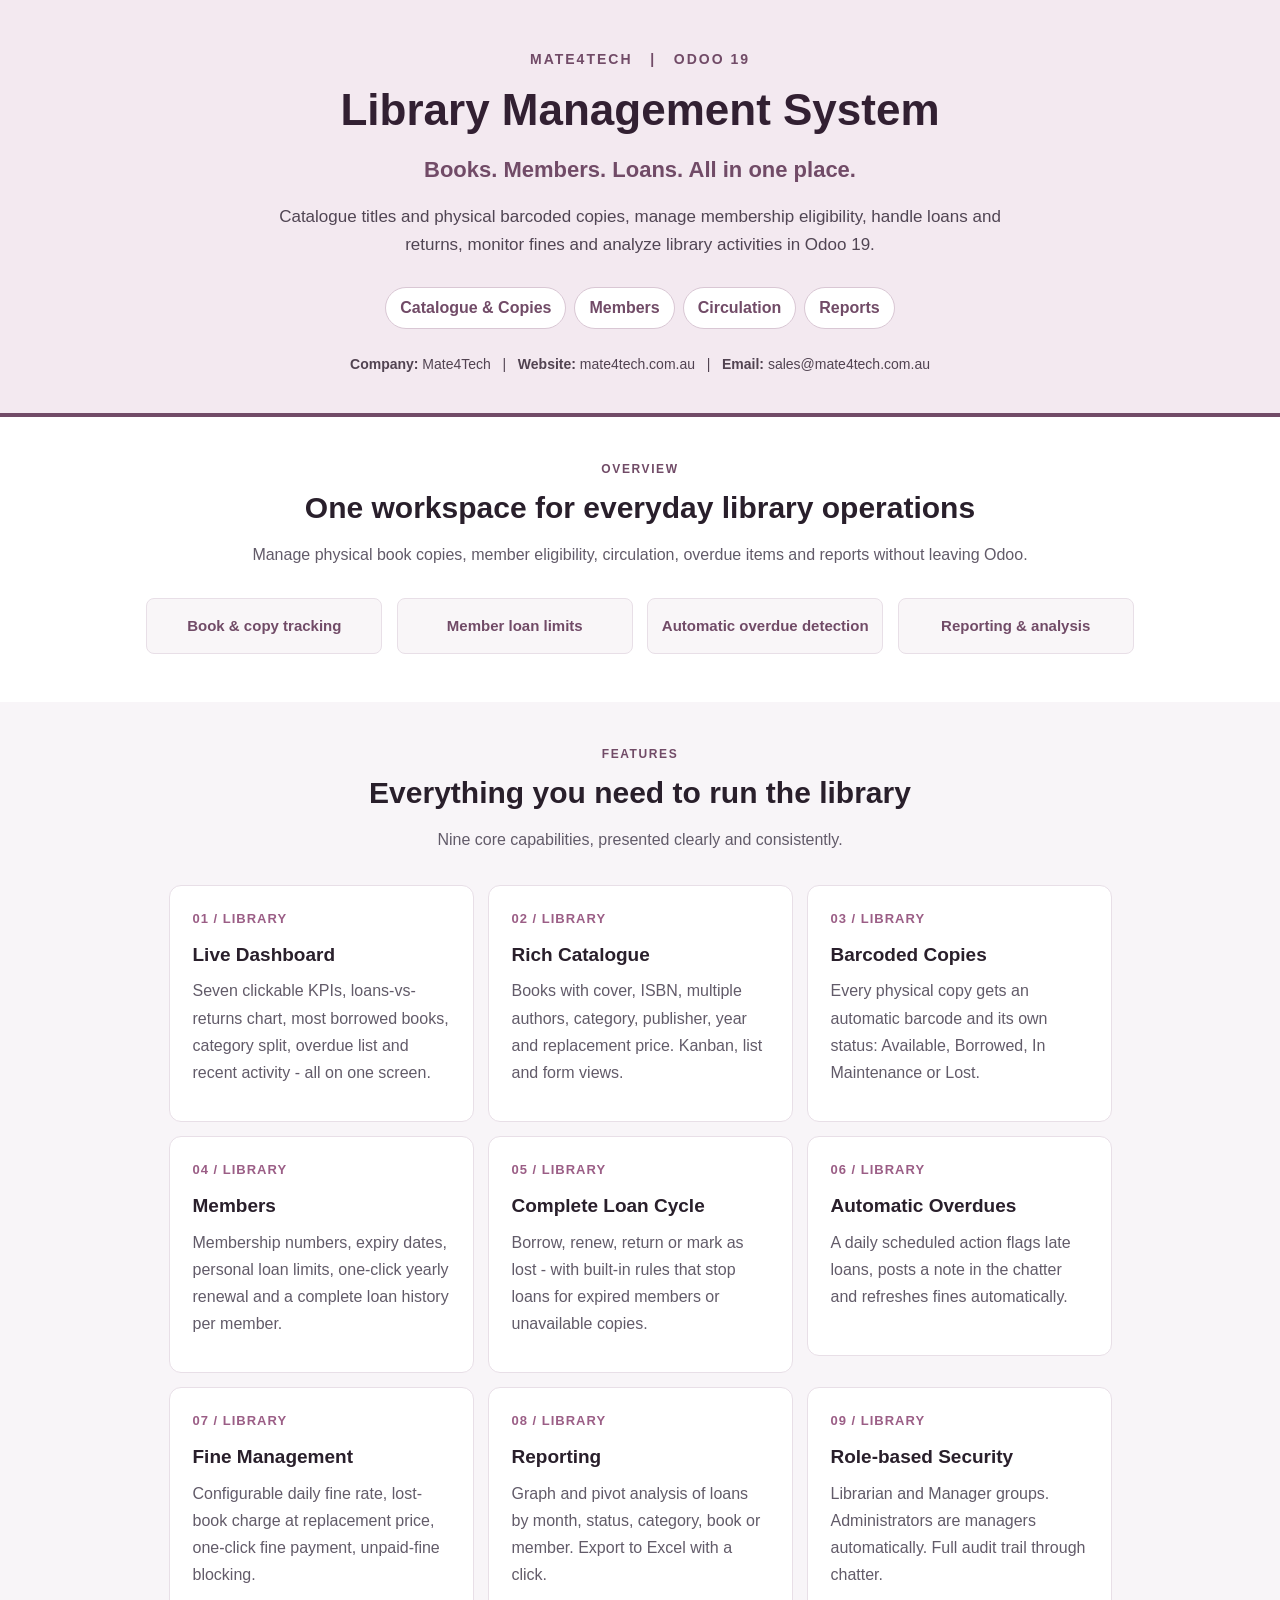
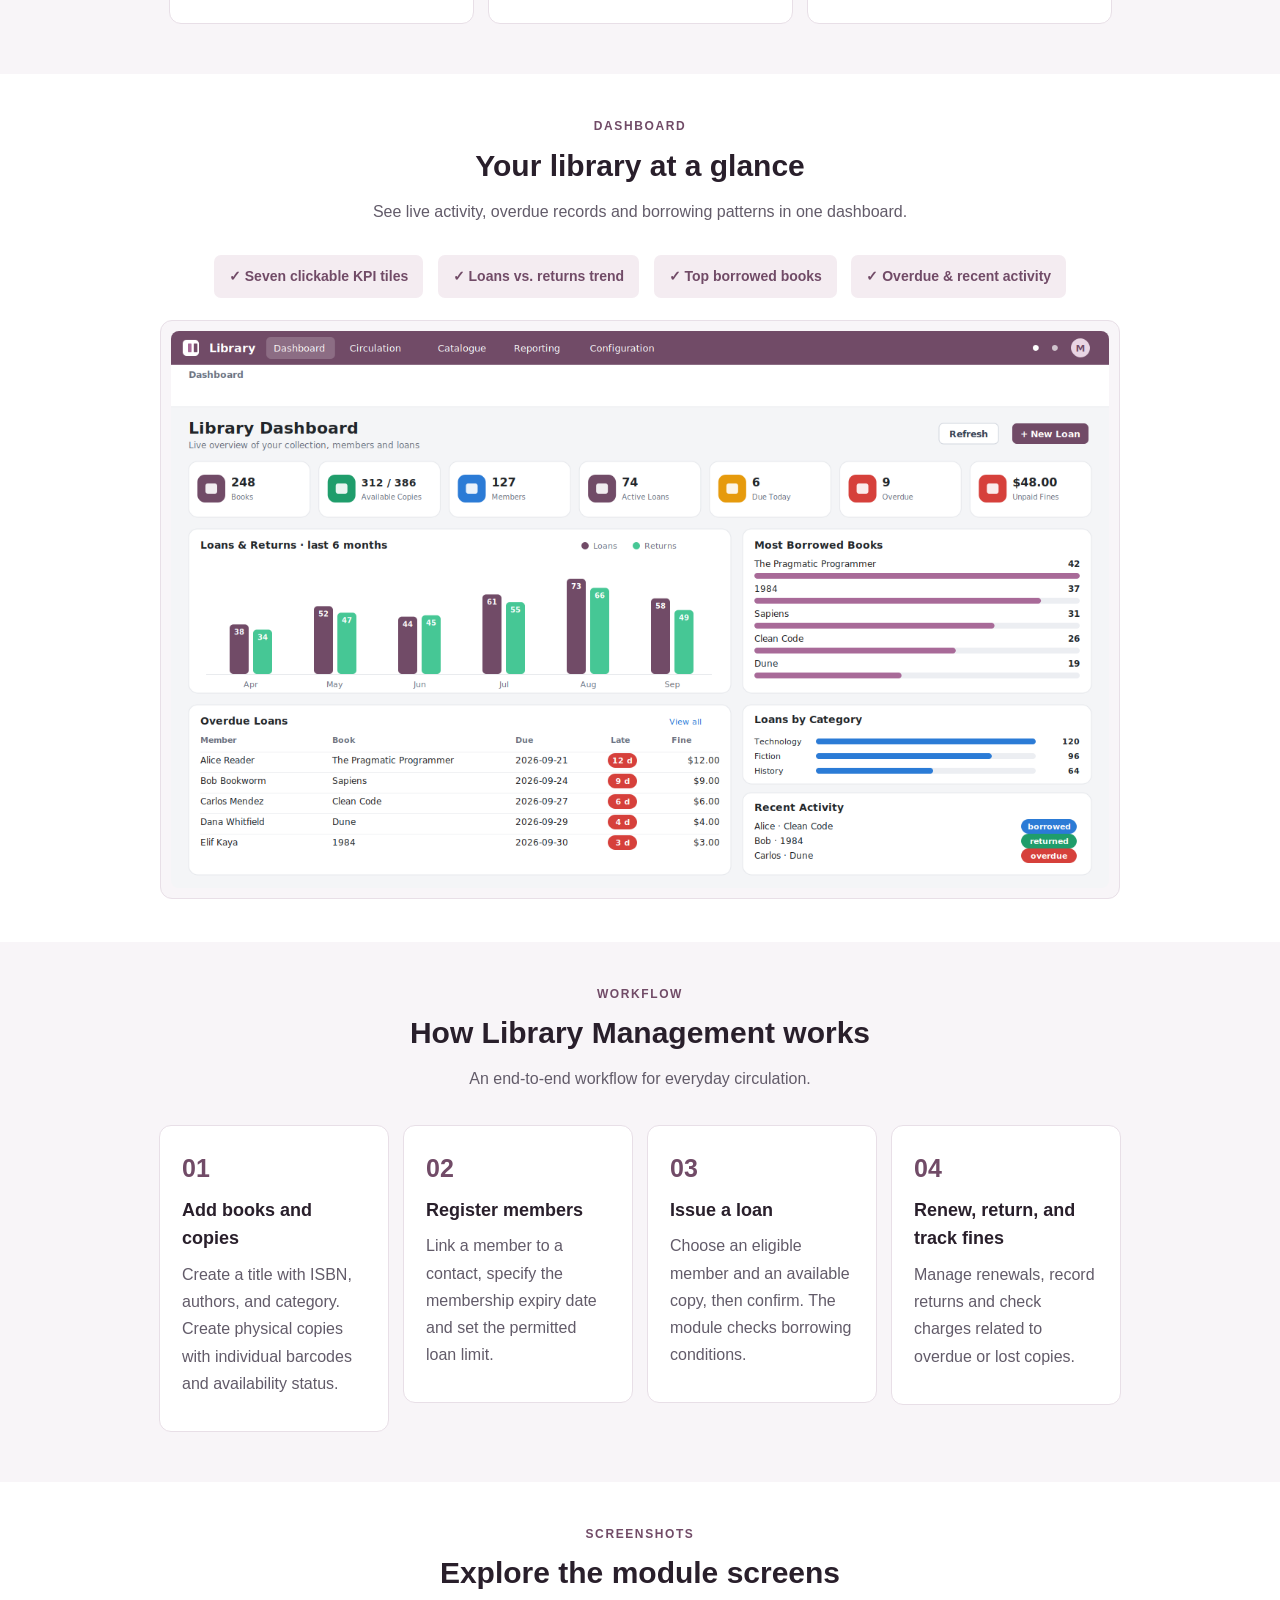
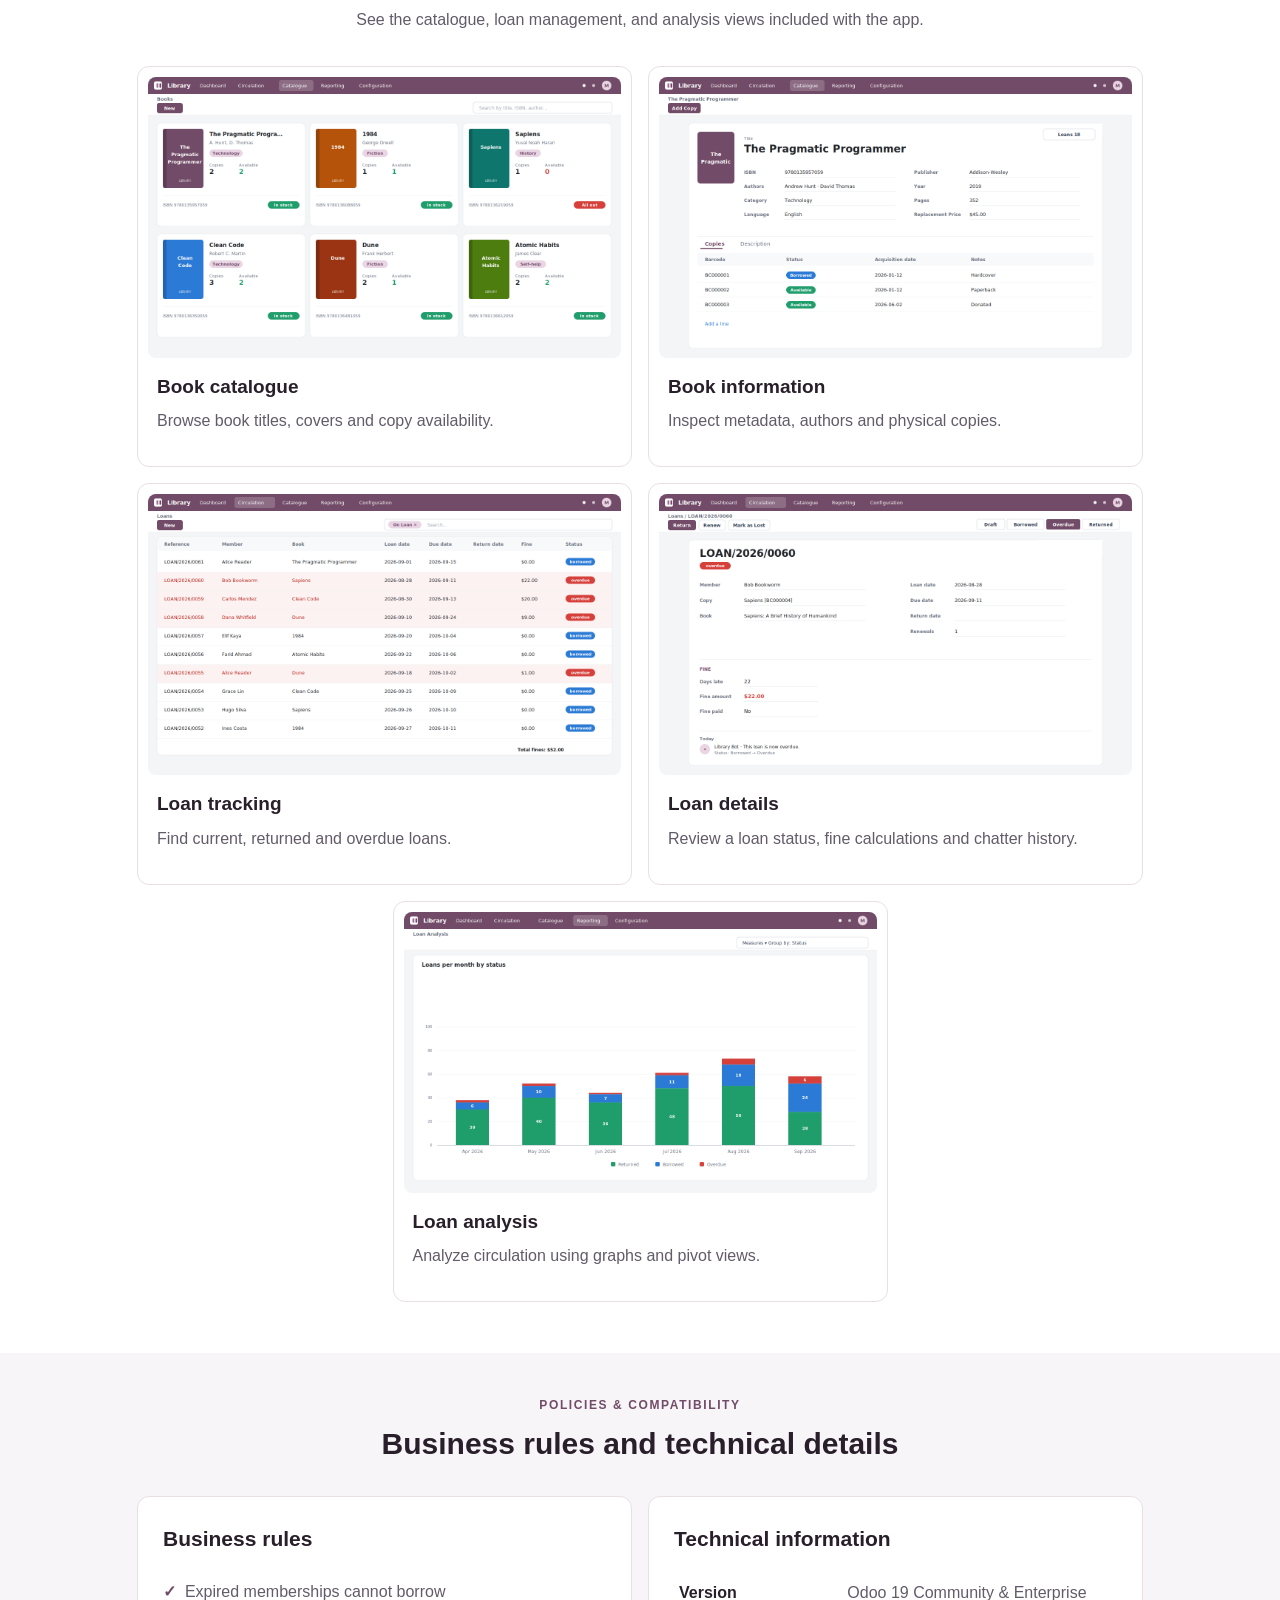
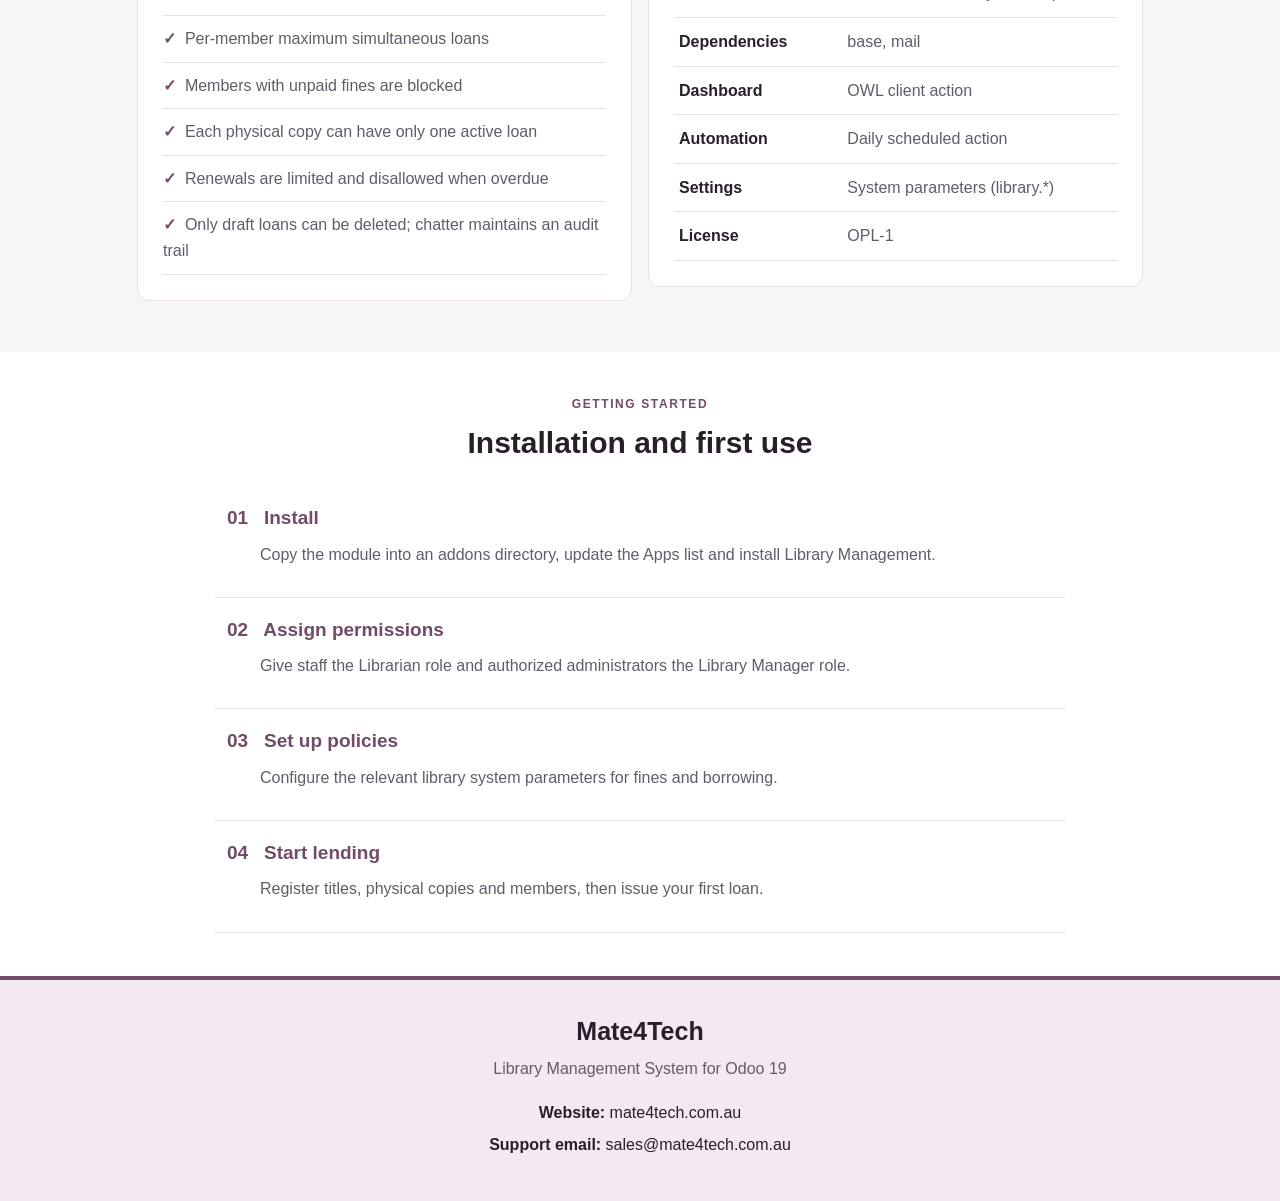
<file: library_managementmate4tech/static/description/index.html>
<!DOCTYPE html><html lang="en"><head><meta charset="utf-8"/><meta name="viewport" content="width=device-width, initial-scale=1"/><title>Library Management System | Mate4Tech | Odoo 19</title></head><body style="padding:0;margin:0;background-color:#ffffff;"><div style="font-family:Arial,Helvetica,sans-serif;color:#291f2b;font-size:16px;line-height:1.6;max-width:100%;overflow:hidden">
<div style="background-color:#f3e9f0;padding:48px 18px 38px;border-bottom:4px solid #714B67;"><div style="max-width:1000px;margin:0 auto;text-align:center"><div style="font-size:14px;letter-spacing:2px;font-weight:bold;color:#714B67;margin-bottom:14px">MATE4TECH &nbsp; | &nbsp; ODOO 19</div><h1 style="font-size:44px;line-height:1.17;font-weight:bold;margin:0 0 16px;color:#322032">Library Management System</h1><div style="font-size:22px;color:#714B67;font-weight:bold;margin-bottom:16px">Books. Members. Loans. All in one place.</div><p style="font-size:17px;line-height:1.65;max-width:730px;margin:0 auto 24px;color:#504553">Catalogue titles and physical barcoded copies, manage membership eligibility, handle loans and returns, monitor fines and analyze library activities in Odoo 19.</p><div style="margin-bottom:20px"><span style="display:inline-block;margin:4px;padding:7px 14px;background-color:#ffffff;border:1px solid #d9c7d4;border-radius:30px;color:#714B67;font-weight:bold">Catalogue &amp; Copies</span><span style="display:inline-block;margin:4px;padding:7px 14px;background-color:#ffffff;border:1px solid #d9c7d4;border-radius:30px;color:#714B67;font-weight:bold">Members</span><span style="display:inline-block;margin:4px;padding:7px 14px;background-color:#ffffff;border:1px solid #d9c7d4;border-radius:30px;color:#714B67;font-weight:bold">Circulation</span><span style="display:inline-block;margin:4px;padding:7px 14px;background-color:#ffffff;border:1px solid #d9c7d4;border-radius:30px;color:#714B67;font-weight:bold">Reports</span></div><p style="font-size:14px;color:#514351;margin:0"><strong>Company:</strong> Mate4Tech &nbsp; | &nbsp; <strong>Website:</strong> mate4tech.com.au &nbsp; | &nbsp; <strong>Email:</strong> sales@mate4tech.com.au</p></div></div>
<div style="padding:43px 18px;background-color:white;"><div style="max-width:1050px;margin:0 auto;">
<div style="text-align:center;margin:0 auto 25px;max-width:820px"><div style="color:#714B67;font-size:12px;letter-spacing:1.6px;font-weight:bold;text-transform:uppercase;margin-bottom:10px">Overview</div><h2 style="font-size:30px;line-height:1.25;font-weight:bold;color:#291f2b;margin:0 0 14px">One workspace for everyday library operations</h2><p style="font-size:16px;line-height:1.7;color:#625b69;margin:0 0 12px">Manage physical book copies, member eligibility, circulation, overdue items and reports without leaving Odoo.</p></div>
<div style="text-align:center">
<span style="display:inline-block;vertical-align:top;background-color:#f9f6f8;border:1px solid #e8dfe7;border-radius:8px;padding:15px 12px;margin:5px;width:210px;max-width:92%;font-size:15px;font-weight:bold;color:#714B67;text-align:center">Book &amp; copy tracking</span>
<span style="display:inline-block;vertical-align:top;background-color:#f9f6f8;border:1px solid #e8dfe7;border-radius:8px;padding:15px 12px;margin:5px;width:210px;max-width:92%;font-size:15px;font-weight:bold;color:#714B67;text-align:center">Member loan limits</span>
<span style="display:inline-block;vertical-align:top;background-color:#f9f6f8;border:1px solid #e8dfe7;border-radius:8px;padding:15px 12px;margin:5px;width:210px;max-width:92%;font-size:15px;font-weight:bold;color:#714B67;text-align:center">Automatic overdue detection</span>
<span style="display:inline-block;vertical-align:top;background-color:#f9f6f8;border:1px solid #e8dfe7;border-radius:8px;padding:15px 12px;margin:5px;width:210px;max-width:92%;font-size:15px;font-weight:bold;color:#714B67;text-align:center">Reporting &amp; analysis</span>
</div>
</div></div>
<div style="padding:43px 18px;background-color:#f8f5f8;"><div style="max-width:1050px;margin:0 auto;">
<div style="text-align:center;margin:0 auto 25px;max-width:820px"><div style="color:#714B67;font-size:12px;letter-spacing:1.6px;font-weight:bold;text-transform:uppercase;margin-bottom:10px">Features</div><h2 style="font-size:30px;line-height:1.25;font-weight:bold;color:#291f2b;margin:0 0 14px">Everything you need to run the library</h2><p style="font-size:16px;line-height:1.7;color:#625b69;margin:0 0 12px">Nine core capabilities, presented clearly and consistently.</p></div>
<div style="text-align:center;font-size:0">
<div style="display:inline-block;vertical-align:top;text-align:left;width:305px;max-width:96%;min-height:220px;box-sizing:border-box;background-color:#ffffff;border:1px solid #e8dfe7;border-radius:12px;margin:7px;padding:23px;font-size:16px"><div style="font-size:13px;letter-spacing:1px;color:#9b5e86;font-weight:bold;margin-bottom:12px">01 / LIBRARY</div><h3 style="font-size:19px;line-height:1.35;color:#291f2b;margin:0 0 10px;font-weight:bold">Live Dashboard</h3><p style="font-size:16px;line-height:1.7;color:#625b69;margin:0 0 12px">Seven clickable KPIs, loans-vs-returns chart, most borrowed books, category split, overdue list and recent activity - all on one screen.</p></div>
<div style="display:inline-block;vertical-align:top;text-align:left;width:305px;max-width:96%;min-height:220px;box-sizing:border-box;background-color:#ffffff;border:1px solid #e8dfe7;border-radius:12px;margin:7px;padding:23px;font-size:16px"><div style="font-size:13px;letter-spacing:1px;color:#9b5e86;font-weight:bold;margin-bottom:12px">02 / LIBRARY</div><h3 style="font-size:19px;line-height:1.35;color:#291f2b;margin:0 0 10px;font-weight:bold">Rich Catalogue</h3><p style="font-size:16px;line-height:1.7;color:#625b69;margin:0 0 12px">Books with cover, ISBN, multiple authors, category, publisher, year and replacement price. Kanban, list and form views.</p></div>
<div style="display:inline-block;vertical-align:top;text-align:left;width:305px;max-width:96%;min-height:220px;box-sizing:border-box;background-color:#ffffff;border:1px solid #e8dfe7;border-radius:12px;margin:7px;padding:23px;font-size:16px"><div style="font-size:13px;letter-spacing:1px;color:#9b5e86;font-weight:bold;margin-bottom:12px">03 / LIBRARY</div><h3 style="font-size:19px;line-height:1.35;color:#291f2b;margin:0 0 10px;font-weight:bold">Barcoded Copies</h3><p style="font-size:16px;line-height:1.7;color:#625b69;margin:0 0 12px">Every physical copy gets an automatic barcode and its own status: Available, Borrowed, In Maintenance or Lost.</p></div>
<div style="display:inline-block;vertical-align:top;text-align:left;width:305px;max-width:96%;min-height:220px;box-sizing:border-box;background-color:#ffffff;border:1px solid #e8dfe7;border-radius:12px;margin:7px;padding:23px;font-size:16px"><div style="font-size:13px;letter-spacing:1px;color:#9b5e86;font-weight:bold;margin-bottom:12px">04 / LIBRARY</div><h3 style="font-size:19px;line-height:1.35;color:#291f2b;margin:0 0 10px;font-weight:bold">Members</h3><p style="font-size:16px;line-height:1.7;color:#625b69;margin:0 0 12px">Membership numbers, expiry dates, personal loan limits, one-click yearly renewal and a complete loan history per member.</p></div>
<div style="display:inline-block;vertical-align:top;text-align:left;width:305px;max-width:96%;min-height:220px;box-sizing:border-box;background-color:#ffffff;border:1px solid #e8dfe7;border-radius:12px;margin:7px;padding:23px;font-size:16px"><div style="font-size:13px;letter-spacing:1px;color:#9b5e86;font-weight:bold;margin-bottom:12px">05 / LIBRARY</div><h3 style="font-size:19px;line-height:1.35;color:#291f2b;margin:0 0 10px;font-weight:bold">Complete Loan Cycle</h3><p style="font-size:16px;line-height:1.7;color:#625b69;margin:0 0 12px">Borrow, renew, return or mark as lost - with built-in rules that stop loans for expired members or unavailable copies.</p></div>
<div style="display:inline-block;vertical-align:top;text-align:left;width:305px;max-width:96%;min-height:220px;box-sizing:border-box;background-color:#ffffff;border:1px solid #e8dfe7;border-radius:12px;margin:7px;padding:23px;font-size:16px"><div style="font-size:13px;letter-spacing:1px;color:#9b5e86;font-weight:bold;margin-bottom:12px">06 / LIBRARY</div><h3 style="font-size:19px;line-height:1.35;color:#291f2b;margin:0 0 10px;font-weight:bold">Automatic Overdues</h3><p style="font-size:16px;line-height:1.7;color:#625b69;margin:0 0 12px">A daily scheduled action flags late loans, posts a note in the chatter and refreshes fines automatically.</p></div>
<div style="display:inline-block;vertical-align:top;text-align:left;width:305px;max-width:96%;min-height:220px;box-sizing:border-box;background-color:#ffffff;border:1px solid #e8dfe7;border-radius:12px;margin:7px;padding:23px;font-size:16px"><div style="font-size:13px;letter-spacing:1px;color:#9b5e86;font-weight:bold;margin-bottom:12px">07 / LIBRARY</div><h3 style="font-size:19px;line-height:1.35;color:#291f2b;margin:0 0 10px;font-weight:bold">Fine Management</h3><p style="font-size:16px;line-height:1.7;color:#625b69;margin:0 0 12px">Configurable daily fine rate, lost-book charge at replacement price, one-click fine payment, unpaid-fine blocking.</p></div>
<div style="display:inline-block;vertical-align:top;text-align:left;width:305px;max-width:96%;min-height:220px;box-sizing:border-box;background-color:#ffffff;border:1px solid #e8dfe7;border-radius:12px;margin:7px;padding:23px;font-size:16px"><div style="font-size:13px;letter-spacing:1px;color:#9b5e86;font-weight:bold;margin-bottom:12px">08 / LIBRARY</div><h3 style="font-size:19px;line-height:1.35;color:#291f2b;margin:0 0 10px;font-weight:bold">Reporting</h3><p style="font-size:16px;line-height:1.7;color:#625b69;margin:0 0 12px">Graph and pivot analysis of loans by month, status, category, book or member. Export to Excel with a click.</p></div>
<div style="display:inline-block;vertical-align:top;text-align:left;width:305px;max-width:96%;min-height:220px;box-sizing:border-box;background-color:#ffffff;border:1px solid #e8dfe7;border-radius:12px;margin:7px;padding:23px;font-size:16px"><div style="font-size:13px;letter-spacing:1px;color:#9b5e86;font-weight:bold;margin-bottom:12px">09 / LIBRARY</div><h3 style="font-size:19px;line-height:1.35;color:#291f2b;margin:0 0 10px;font-weight:bold">Role-based Security</h3><p style="font-size:16px;line-height:1.7;color:#625b69;margin:0 0 12px">Librarian and Manager groups. Administrators are managers automatically. Full audit trail through chatter.</p></div>
</div>
</div></div>
<div style="padding:43px 18px;background-color:white;"><div style="max-width:1050px;margin:0 auto;">
<div style="text-align:center;margin:0 auto 25px;max-width:820px"><div style="color:#714B67;font-size:12px;letter-spacing:1.6px;font-weight:bold;text-transform:uppercase;margin-bottom:10px">Dashboard</div><h2 style="font-size:30px;line-height:1.25;font-weight:bold;color:#291f2b;margin:0 0 14px">Your library at a glance</h2><p style="font-size:16px;line-height:1.7;color:#625b69;margin:0 0 12px">See live activity, overdue records and borrowing patterns in one dashboard.</p></div>
<div style="max-width:960px;margin:0 auto">
<div style="text-align:center;margin-bottom:17px">
<span style="display:inline-block;margin:5px;padding:10px 15px;background-color:#f4ecf1;border-radius:7px;color:#714B67;font-weight:bold;font-size:14px">&#10003; Seven clickable KPI tiles</span>
<span style="display:inline-block;margin:5px;padding:10px 15px;background-color:#f4ecf1;border-radius:7px;color:#714B67;font-weight:bold;font-size:14px">&#10003; Loans vs. returns trend</span>
<span style="display:inline-block;margin:5px;padding:10px 15px;background-color:#f4ecf1;border-radius:7px;color:#714B67;font-weight:bold;font-size:14px">&#10003; Top borrowed books</span>
<span style="display:inline-block;margin:5px;padding:10px 15px;background-color:#f4ecf1;border-radius:7px;color:#714B67;font-weight:bold;font-size:14px">&#10003; Overdue &amp; recent activity</span>
</div>
<div style="padding:10px;border:1px solid #e8dfe7;border-radius:12px;background-color:#f8f5f8;"><img src="screenshots/01_dashboard.png" alt="Odoo Library Management dashboard showing live KPIs" style="display:block;width:100%;height:auto;border:0;border-radius:8px"/></div></div>
</div></div>
<div style="padding:43px 18px;background-color:#f8f5f8;"><div style="max-width:1050px;margin:0 auto;">
<div style="text-align:center;margin:0 auto 25px;max-width:820px"><div style="color:#714B67;font-size:12px;letter-spacing:1.6px;font-weight:bold;text-transform:uppercase;margin-bottom:10px">Workflow</div><h2 style="font-size:30px;line-height:1.25;font-weight:bold;color:#291f2b;margin:0 0 14px">How Library Management works</h2><p style="font-size:16px;line-height:1.7;color:#625b69;margin:0 0 12px">An end-to-end workflow for everyday circulation.</p></div>
<div style="text-align:center;font-size:0">
<div style="display:inline-block;text-align:left;vertical-align:top;box-sizing:border-box;width:230px;max-width:95%;min-height:245px;padding:22px;margin:7px;border-radius:12px;border:1px solid #e8dfe7;background-color:#fff;font-size:16px"><div style="font-weight:bold;color:#714B67;font-size:25px;margin-bottom:8px">01</div><h3 style="margin:0 0 8px;color:#291f2b;font-size:18px">Add books and copies</h3><p style="font-size:16px;line-height:1.7;color:#625b69;margin:0 0 12px">Create a title with ISBN, authors, and category. Create physical copies with individual barcodes and availability status.</p></div>
<div style="display:inline-block;text-align:left;vertical-align:top;box-sizing:border-box;width:230px;max-width:95%;min-height:245px;padding:22px;margin:7px;border-radius:12px;border:1px solid #e8dfe7;background-color:#fff;font-size:16px"><div style="font-weight:bold;color:#714B67;font-size:25px;margin-bottom:8px">02</div><h3 style="margin:0 0 8px;color:#291f2b;font-size:18px">Register members</h3><p style="font-size:16px;line-height:1.7;color:#625b69;margin:0 0 12px">Link a member to a contact, specify the membership expiry date and set the permitted loan limit.</p></div>
<div style="display:inline-block;text-align:left;vertical-align:top;box-sizing:border-box;width:230px;max-width:95%;min-height:245px;padding:22px;margin:7px;border-radius:12px;border:1px solid #e8dfe7;background-color:#fff;font-size:16px"><div style="font-weight:bold;color:#714B67;font-size:25px;margin-bottom:8px">03</div><h3 style="margin:0 0 8px;color:#291f2b;font-size:18px">Issue a loan</h3><p style="font-size:16px;line-height:1.7;color:#625b69;margin:0 0 12px">Choose an eligible member and an available copy, then confirm. The module checks borrowing conditions.</p></div>
<div style="display:inline-block;text-align:left;vertical-align:top;box-sizing:border-box;width:230px;max-width:95%;min-height:245px;padding:22px;margin:7px;border-radius:12px;border:1px solid #e8dfe7;background-color:#fff;font-size:16px"><div style="font-weight:bold;color:#714B67;font-size:25px;margin-bottom:8px">04</div><h3 style="margin:0 0 8px;color:#291f2b;font-size:18px">Renew, return, and track fines</h3><p style="font-size:16px;line-height:1.7;color:#625b69;margin:0 0 12px">Manage renewals, record returns and check charges related to overdue or lost copies.</p></div>
</div>
</div></div>
<div style="padding:43px 18px;background-color:white;"><div style="max-width:1050px;margin:0 auto;">
<div style="text-align:center;margin:0 auto 25px;max-width:820px"><div style="color:#714B67;font-size:12px;letter-spacing:1.6px;font-weight:bold;text-transform:uppercase;margin-bottom:10px">Screenshots</div><h2 style="font-size:30px;line-height:1.25;font-weight:bold;color:#291f2b;margin:0 0 14px">Explore the module screens</h2><p style="font-size:16px;line-height:1.7;color:#625b69;margin:0 0 12px">See the catalogue, loan management, and analysis views included with the app.</p></div>
<div style="text-align:center;font-size:0">
<div style="display:inline-block;text-align:left;vertical-align:top;box-sizing:border-box;width:495px;max-width:96%;margin:8px;padding:10px;border:1px solid #e8dfe7;border-radius:12px;background-color:#ffffff;font-size:16px"><img src="screenshots/02_books_kanban.png" alt="Book catalogue screenshot" style="display:block;width:100%;height:auto;border:0;border-radius:8px"/><div style="padding:14px 9px 10px"><h3 style="font-size:19px;color:#291f2b;margin:0 0 5px">Book catalogue</h3><p style="font-size:16px;line-height:1.7;color:#625b69;margin:0 0 12px">Browse book titles, covers and copy availability.</p></div></div>
<div style="display:inline-block;text-align:left;vertical-align:top;box-sizing:border-box;width:495px;max-width:96%;margin:8px;padding:10px;border:1px solid #e8dfe7;border-radius:12px;background-color:#ffffff;font-size:16px"><img src="screenshots/03_book_form.png" alt="Book information screenshot" style="display:block;width:100%;height:auto;border:0;border-radius:8px"/><div style="padding:14px 9px 10px"><h3 style="font-size:19px;color:#291f2b;margin:0 0 5px">Book information</h3><p style="font-size:16px;line-height:1.7;color:#625b69;margin:0 0 12px">Inspect metadata, authors and physical copies.</p></div></div>
<div style="display:inline-block;text-align:left;vertical-align:top;box-sizing:border-box;width:495px;max-width:96%;margin:8px;padding:10px;border:1px solid #e8dfe7;border-radius:12px;background-color:#ffffff;font-size:16px"><img src="screenshots/04_loans_list.png" alt="Loan tracking screenshot" style="display:block;width:100%;height:auto;border:0;border-radius:8px"/><div style="padding:14px 9px 10px"><h3 style="font-size:19px;color:#291f2b;margin:0 0 5px">Loan tracking</h3><p style="font-size:16px;line-height:1.7;color:#625b69;margin:0 0 12px">Find current, returned and overdue loans.</p></div></div>
<div style="display:inline-block;text-align:left;vertical-align:top;box-sizing:border-box;width:495px;max-width:96%;margin:8px;padding:10px;border:1px solid #e8dfe7;border-radius:12px;background-color:#ffffff;font-size:16px"><img src="screenshots/05_loan_form.png" alt="Loan details screenshot" style="display:block;width:100%;height:auto;border:0;border-radius:8px"/><div style="padding:14px 9px 10px"><h3 style="font-size:19px;color:#291f2b;margin:0 0 5px">Loan details</h3><p style="font-size:16px;line-height:1.7;color:#625b69;margin:0 0 12px">Review a loan status, fine calculations and chatter history.</p></div></div>
<div style="display:inline-block;text-align:left;vertical-align:top;box-sizing:border-box;width:495px;max-width:96%;margin:8px;padding:10px;border:1px solid #e8dfe7;border-radius:12px;background-color:#ffffff;font-size:16px"><img src="screenshots/06_loan_analysis.png" alt="Loan analysis screenshot" style="display:block;width:100%;height:auto;border:0;border-radius:8px"/><div style="padding:14px 9px 10px"><h3 style="font-size:19px;color:#291f2b;margin:0 0 5px">Loan analysis</h3><p style="font-size:16px;line-height:1.7;color:#625b69;margin:0 0 12px">Analyze circulation using graphs and pivot views.</p></div></div>
</div>
</div></div>
<div style="padding:43px 18px;background-color:#f8f5f8;"><div style="max-width:1050px;margin:0 auto;">
<div style="text-align:center;margin:0 auto 25px;max-width:820px"><div style="color:#714B67;font-size:12px;letter-spacing:1.6px;font-weight:bold;text-transform:uppercase;margin-bottom:10px">Policies &amp; compatibility</div><h2 style="font-size:30px;line-height:1.25;font-weight:bold;color:#291f2b;margin:0 0 14px">Business rules and technical details</h2></div>
<div style="text-align:center;font-size:0">
<div style="display:inline-block;vertical-align:top;box-sizing:border-box;text-align:left;width:495px;max-width:96%;margin:8px;border:1px solid #e8dfe7;background-color:white;border-radius:12px;padding:25px;font-size:16px"><h3 style="margin:0 0 14px;font-size:21px;color:#291f2b">Business rules</h3>
<div style="border-bottom:1px solid #e8dfe7;padding:10px 0;color:#625b69"><strong style="color:#714B67">&#10003;</strong>&nbsp; Expired memberships cannot borrow</div>
<div style="border-bottom:1px solid #e8dfe7;padding:10px 0;color:#625b69"><strong style="color:#714B67">&#10003;</strong>&nbsp; Per-member maximum simultaneous loans</div>
<div style="border-bottom:1px solid #e8dfe7;padding:10px 0;color:#625b69"><strong style="color:#714B67">&#10003;</strong>&nbsp; Members with unpaid fines are blocked</div>
<div style="border-bottom:1px solid #e8dfe7;padding:10px 0;color:#625b69"><strong style="color:#714B67">&#10003;</strong>&nbsp; Each physical copy can have only one active loan</div>
<div style="border-bottom:1px solid #e8dfe7;padding:10px 0;color:#625b69"><strong style="color:#714B67">&#10003;</strong>&nbsp; Renewals are limited and disallowed when overdue</div>
<div style="border-bottom:1px solid #e8dfe7;padding:10px 0;color:#625b69"><strong style="color:#714B67">&#10003;</strong>&nbsp; Only draft loans can be deleted; chatter maintains an audit trail</div>
</div>
<div style="display:inline-block;vertical-align:top;box-sizing:border-box;text-align:left;width:495px;max-width:96%;margin:8px;border:1px solid #e8dfe7;background-color:white;border-radius:12px;padding:25px;font-size:16px"><h3 style="margin:0 0 14px;font-size:21px;color:#291f2b">Technical information</h3><table style="width:100%;border-collapse:collapse">
<tr><td style="padding:11px 5px;border-bottom:1px solid #e8dfe7;font-weight:bold;color:#291f2b;width:38%">Version</td><td style="padding:11px 5px;border-bottom:1px solid #e8dfe7;color:#625b69">Odoo 19 Community &amp; Enterprise</td></tr>
<tr><td style="padding:11px 5px;border-bottom:1px solid #e8dfe7;font-weight:bold;color:#291f2b;width:38%">Dependencies</td><td style="padding:11px 5px;border-bottom:1px solid #e8dfe7;color:#625b69">base, mail</td></tr>
<tr><td style="padding:11px 5px;border-bottom:1px solid #e8dfe7;font-weight:bold;color:#291f2b;width:38%">Dashboard</td><td style="padding:11px 5px;border-bottom:1px solid #e8dfe7;color:#625b69">OWL client action</td></tr>
<tr><td style="padding:11px 5px;border-bottom:1px solid #e8dfe7;font-weight:bold;color:#291f2b;width:38%">Automation</td><td style="padding:11px 5px;border-bottom:1px solid #e8dfe7;color:#625b69">Daily scheduled action</td></tr>
<tr><td style="padding:11px 5px;border-bottom:1px solid #e8dfe7;font-weight:bold;color:#291f2b;width:38%">Settings</td><td style="padding:11px 5px;border-bottom:1px solid #e8dfe7;color:#625b69">System parameters (library.*)</td></tr>
<tr><td style="padding:11px 5px;border-bottom:1px solid #e8dfe7;font-weight:bold;color:#291f2b;width:38%">License</td><td style="padding:11px 5px;border-bottom:1px solid #e8dfe7;color:#625b69">OPL-1</td></tr>
</table></div></div>
</div></div>
<div style="padding:43px 18px;background-color:white;"><div style="max-width:1050px;margin:0 auto;">
<div style="text-align:center;margin:0 auto 25px;max-width:820px"><div style="color:#714B67;font-size:12px;letter-spacing:1.6px;font-weight:bold;text-transform:uppercase;margin-bottom:10px">Getting started</div><h2 style="font-size:30px;line-height:1.25;font-weight:bold;color:#291f2b;margin:0 0 14px">Installation and first use</h2></div>
<div style="max-width:850px;margin:0 auto">
<div style="padding:17px 12px;border-bottom:1px solid #e8dfe7;"><strong style="color:#714B67;font-size:19px">01 &nbsp; Install</strong><div style="padding:7px 0 0 33px"><p style="font-size:16px;line-height:1.7;color:#625b69;margin:0 0 12px">Copy the module into an addons directory, update the Apps list and install Library Management.</p></div></div>
<div style="padding:17px 12px;border-bottom:1px solid #e8dfe7;"><strong style="color:#714B67;font-size:19px">02 &nbsp; Assign permissions</strong><div style="padding:7px 0 0 33px"><p style="font-size:16px;line-height:1.7;color:#625b69;margin:0 0 12px">Give staff the Librarian role and authorized administrators the Library Manager role.</p></div></div>
<div style="padding:17px 12px;border-bottom:1px solid #e8dfe7;"><strong style="color:#714B67;font-size:19px">03 &nbsp; Set up policies</strong><div style="padding:7px 0 0 33px"><p style="font-size:16px;line-height:1.7;color:#625b69;margin:0 0 12px">Configure the relevant library system parameters for fines and borrowing.</p></div></div>
<div style="padding:17px 12px;border-bottom:1px solid #e8dfe7;"><strong style="color:#714B67;font-size:19px">04 &nbsp; Start lending</strong><div style="padding:7px 0 0 33px"><p style="font-size:16px;line-height:1.7;color:#625b69;margin:0 0 12px">Register titles, physical copies and members, then issue your first loan.</p></div></div>
</div>
</div></div>
<div style="padding:35px 18px 40px;border-top:4px solid #714B67;background-color:#f3e9f0;text-align:center"><div style="font-size:25px;line-height:1.3;font-weight:bold;color:#291f2b;margin-bottom:9px">Mate4Tech</div><p style="margin:0 0 15px;color:#625b69">Library Management System for Odoo 19</p><div style="font-size:16px;color:#291f2b;line-height:2"><strong>Website:</strong> mate4tech.com.au<br/><strong>Support email:</strong> sales@mate4tech.com.au</div></div></div></body></html>
</file>
